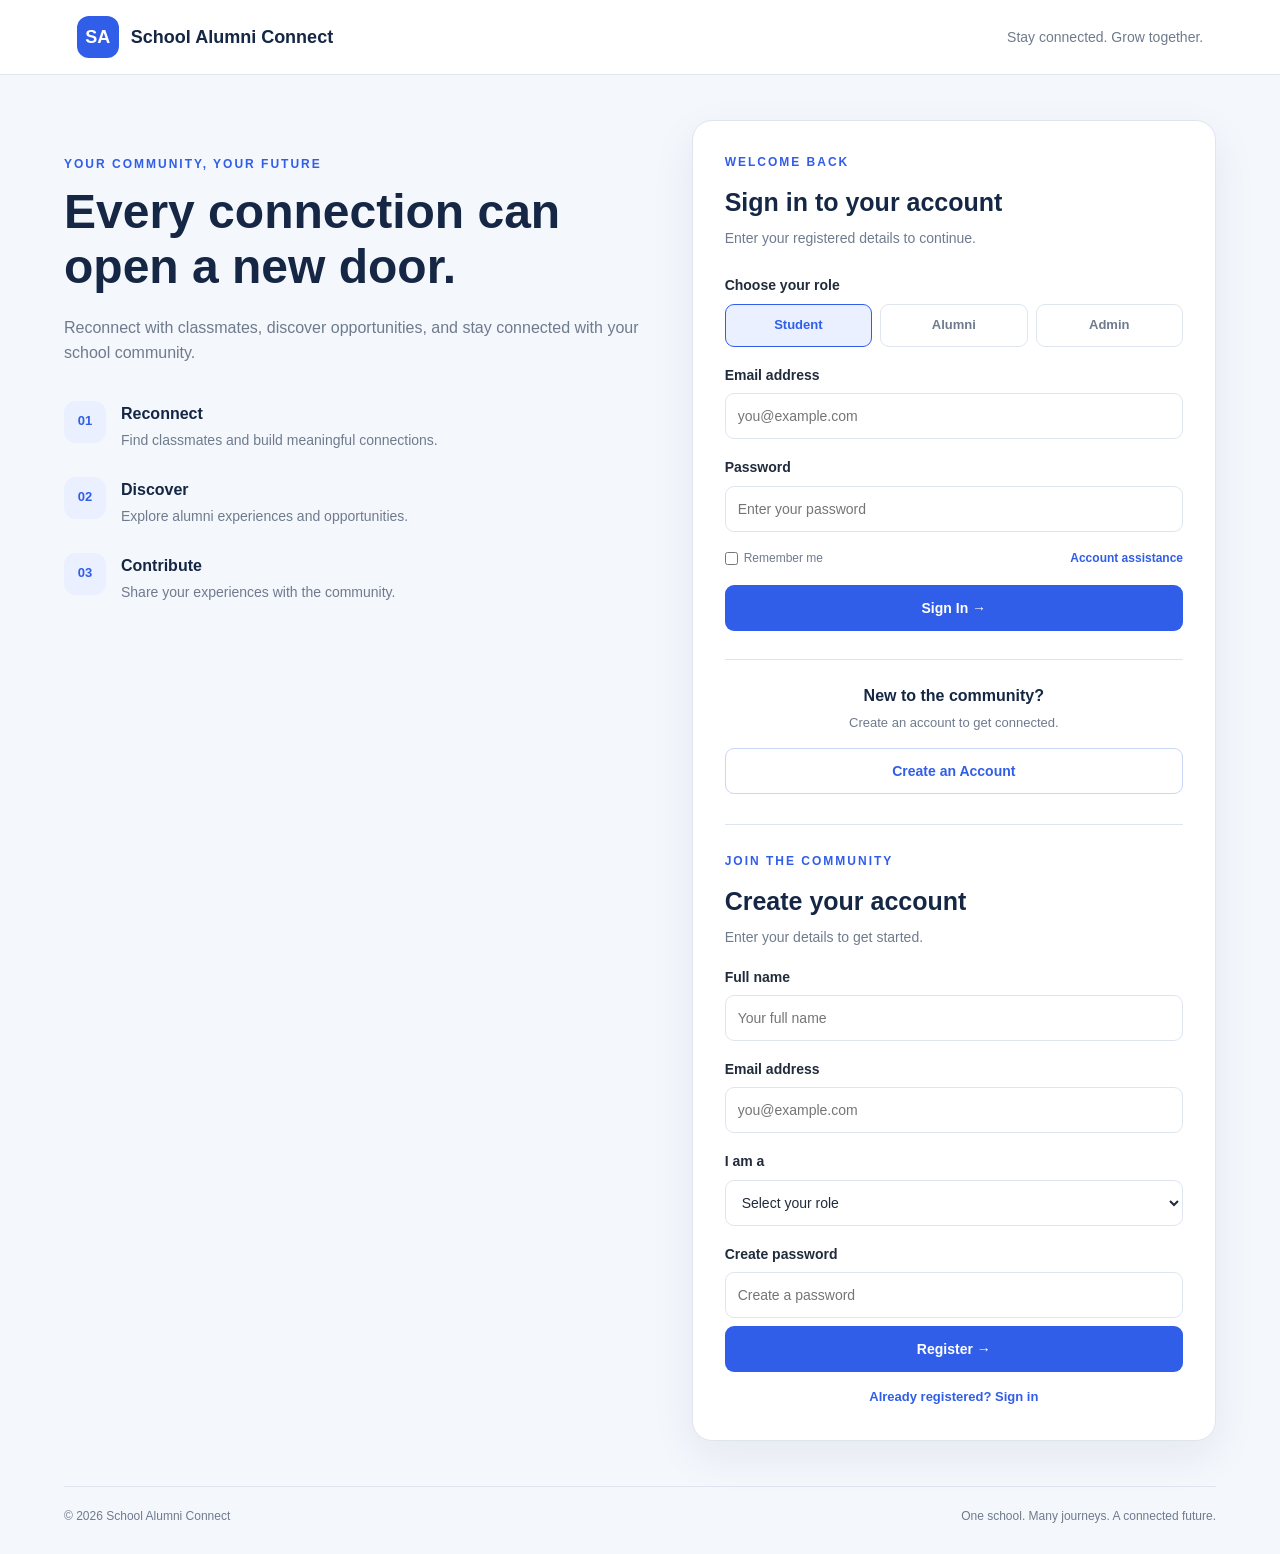
<file: index.html>
<!DOCTYPE html>
<html lang="en">
<head>
    <meta charset="UTF-8">
    <meta name="viewport" content="width=device-width, initial-scale=1.0">
    <title>School Alumni Connect</title>
    <link rel="stylesheet" href="style.css">
</head>
<body>

    <!-- Navigation -->
    <header class="navbar">
        <a href="index.html" class="logo">
            <span class="logo-icon">SA</span>
            School Alumni Connect
        </a>
        <span class="tagline">Stay connected. Grow together.</span>
    </header>

    <main class="container">

        <!-- Welcome section -->
        <section class="welcome">
            <p class="eyebrow">YOUR COMMUNITY, YOUR FUTURE</p>

            <h1>Every connection can open a new door.</h1>

            <p class="description">
                Reconnect with classmates, discover opportunities,
                and stay connected with your school community.
            </p>

            <div class="benefit">
                <span class="number">01</span>
                <div>
                    <h3>Reconnect</h3>
                    <p>Find classmates and build meaningful connections.</p>
                </div>
            </div>

            <div class="benefit">
                <span class="number">02</span>
                <div>
                    <h3>Discover</h3>
                    <p>Explore alumni experiences and opportunities.</p>
                </div>
            </div>

            <div class="benefit">
                <span class="number">03</span>
                <div>
                    <h3>Contribute</h3>
                    <p>Share your experiences with the community.</p>
                </div>
            </div>
        </section>

        <!-- Login section -->
        <section class="auth-card" id="login">

            <div class="card-heading">
                <p class="eyebrow">WELCOME BACK</p>
                <h2>Sign in to your account</h2>
                <p>Enter your registered details to continue.</p>
            </div>

            <form id="login-form">

                <label>Choose your role</label>

                <div class="role-options">
                    <label class="role">
                        <input type="radio" name="role" value="student" checked>
                        <span>Student</span>
                    </label>

                    <label class="role">
                        <input type="radio" name="role" value="alumni">
                        <span>Alumni</span>
                    </label>

                    <label class="role">
                        <input type="radio" name="role" value="admin">
                        <span>Admin</span>
                    </label>
                </div>

                <label for="identifier">Email address</label>
                <input
                    type="email"
                    id="identifier"
                    name="email"
                    placeholder="you@example.com"
                    required
                >

                <label for="password">Password</label>
                <input
                    type="password"
                    id="password"
                    name="password"
                    placeholder="Enter your password"
                    required
                >

                <div class="form-options">
                    <label class="remember">
                        <input type="checkbox" name="remember">
                        Remember me
                    </label>
                    <span class="help">Account assistance</span>
                </div>

                <button type="submit" class="primary-button">
                    Sign In &rarr;
                </button>

                <p id="loginMessage" class="note" aria-live="polite"></p>

            </form>

            <!-- Registration prompt -->
            <div class="register-prompt">
                <h3>New to the community?</h3>
                <p>Create an account to get connected.</p>
                <a href="#register" class="secondary-button">
                    Create an Account
                </a>
            </div>

            <!-- Registration section -->
            <div class="register-section" id="register">

                <p class="eyebrow">JOIN THE COMMUNITY</p>
                <h2>Create your account</h2>
                <p class="register-description">
                    Enter your details to get started.
                </p>

                <form id="registration-form">

                    <label for="fullname">Full name</label>
                    <input
                        type="text"
                        id="fullname"
                        name="fullname"
                        placeholder="Your full name"
                        required
                    >

                    <label for="newemail">Email address</label>
                    <input
                        type="email"
                        id="newemail"
                        name="newemail"
                        placeholder="you@example.com"
                        required
                    >

                    <label for="newrole">I am a</label>
                    <select id="newrole" name="newrole" required>
                        <option value="" disabled selected>
                            Select your role
                        </option>
                        <option value="student">Student</option>
                        <option value="alumni">Alumni</option>
                    </select>

                    <label for="newpassword">Create password</label>
                    <input
                        type="password"
                        id="newpassword"
                        name="newpassword"
                        placeholder="Create a password"
                        minlength="6"
                        required
                    >

                    <button type="submit" class="primary-button">
                        Register &rarr;
                    </button>

                    <p id="registrationMessage" class="note"
                       aria-live="polite"></p>

                </form>

                <a href="#login" class="back-link">
                    Already registered? Sign in
                </a>
            </div>

        </section>

    </main>

    <!-- Footer -->
    <footer>
        <p>&copy; 2026 School Alumni Connect</p>
        <p>One school. Many journeys. A connected future.</p>
    </footer>

    <script src="app.js"></script>

</body>
</html>
</file>
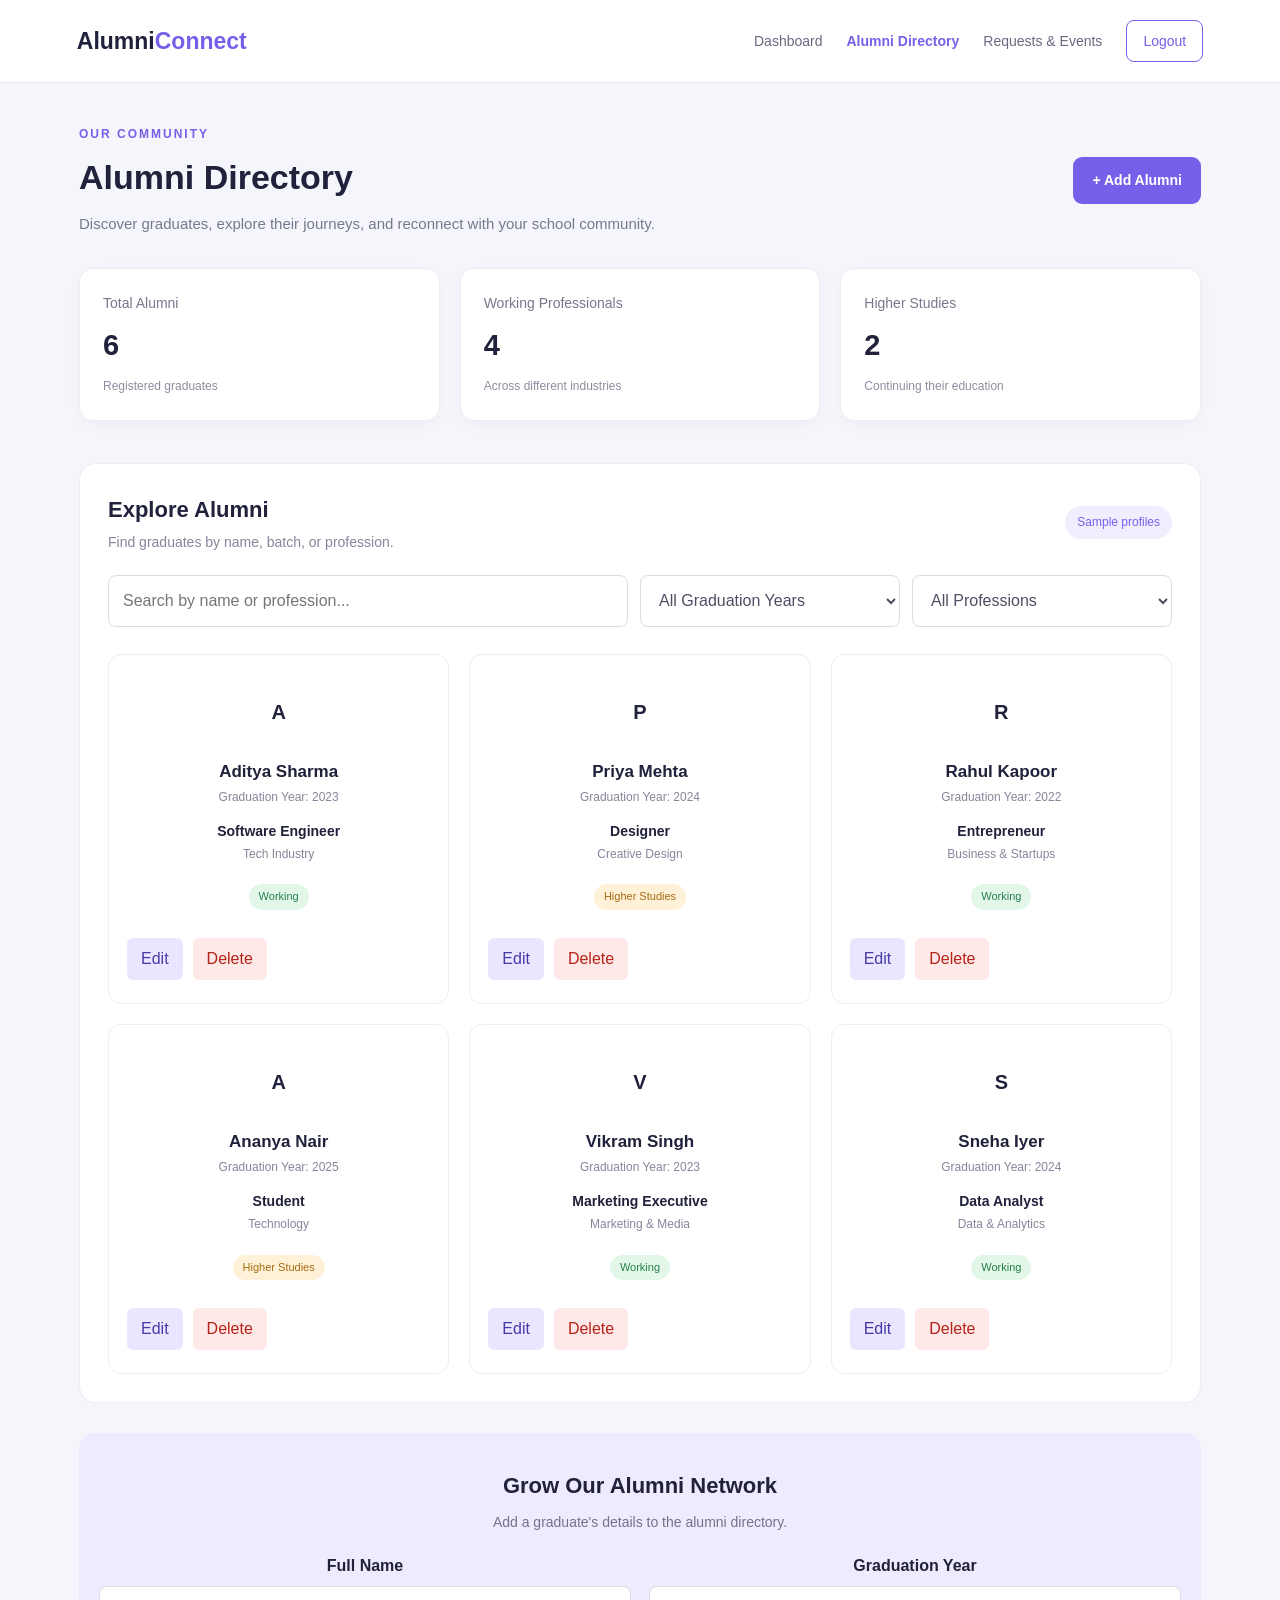
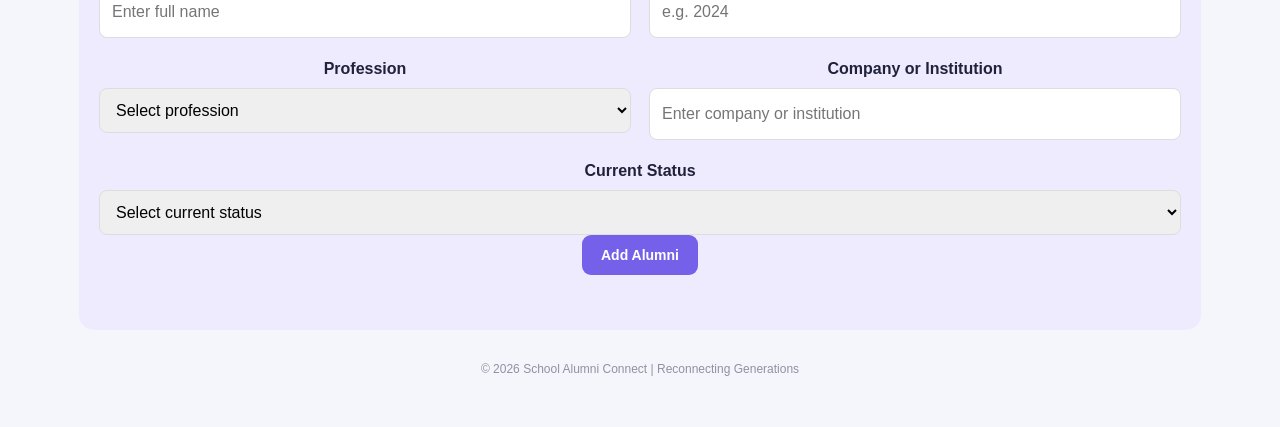
<file: alumni.html>
<!DOCTYPE html>
<html lang="en">
<head>
    <meta charset="UTF-8">
    <meta name="viewport" content="width=device-width, initial-scale=1.0">
    <title>Alumni Directory | School Alumni Connect</title>
    <link rel="stylesheet" href="alumni.css">
</head>

<body>

    <header class="navbar">
        <div class="logo">Alumni<span>Connect</span></div>

        <nav>
            <a href="dashboard.html">Dashboard</a>
            <a href="alumni.html" class="active">Alumni Directory</a>
            <a href="requests.html">Requests & Events</a>
            <a href="index.html" class="logout">Logout</a>
        </nav>
    </header>

    <main class="container">

        <section class="page-heading">
            <div>
                <p class="eyebrow">OUR COMMUNITY</p>
                <h1>Alumni Directory</h1>
                <p class="subtitle">
                    Discover graduates, explore their journeys,
                    and reconnect with your school community.
                </p>
            </div>

            <a href="#add-alumni" class="primary-btn">+ Add Alumni</a>
        </section>

        <section class="stats">
            <div class="stat-card">
                <p>Total Alumni</p>
                <h2>1,250</h2>
                <span>Registered graduates</span>
            </div>

            <div class="stat-card">
                <p>Working Professionals</p>
                <h2>840</h2>
                <span>Across different industries</span>
            </div>

            <div class="stat-card">
                <p>Higher Studies</p>
                <h2>275</h2>
                <span>Continuing their education</span>
            </div>
        </section>

        <section class="directory">

            <div class="section-heading">
                <div>
                    <h2>Explore Alumni</h2>
                    <p>Find graduates by name, batch, or profession.</p>
                </div>
                <span class="result-count">Sample profiles</span>
            </div>

            
            <div class="filters">
                <input
                    type="search"
                    id="searchAlumni"
                    placeholder="Search by name or profession..."
                    aria-label="Search alumni"
    >

                <select id="filterYear" aria-label="Filter by graduation year">
                <option value="">All Graduation Years</option>
                <option value="2026">2026</option>
                <option value="2025">2025</option>
                <option value="2024">2024</option>
                <option value="2023">2023</option>
                <option value="2022">2022</option>
            </select>

            <select id="filterProfession" aria-label="Filter by profession">
                <option value="">All Professions</option>
                <option value="Software Engineer">Software Engineer</option>
                <option value="Designer">Designer</option>
                <option value="Entrepreneur">Entrepreneur</option>
                <option value="Student">Student</option>
                <option value="Marketing Executive">Marketing Executive</option>
                <option value="Data Analyst">Data Analyst</option>
            </select>
        </div>


            <div class="alumni-grid">

                <article class="alumni-card">
                    <div class="avatar avatar-one">AS</div>
                    <span class="status">Working</span>
                    <h3>Aditya Sharma</h3>
                    <p class="batch">Class of 2023</p>
                    <p class="profession">Software Engineer</p>
                    <p class="company">Tech Industry</p>
                    <a href="#profile-aditya" class="view-btn">View Profile →</a>
                </article>

                <article class="alumni-card">
                    <div class="avatar avatar-two">PM</div>
                    <span class="status studying">Higher Studies</span>
                    <h3>Priya Mehta</h3>
                    <p class="batch">Class of 2024</p>
                    <p class="profession">Design Student</p>
                    <p class="company">Creative Design</p>
                    <a href="#profile-priya" class="view-btn">View Profile →</a>
                </article>

                <article class="alumni-card">
                    <div class="avatar avatar-three">RK</div>
                    <span class="status">Working</span>
                    <h3>Rahul Kapoor</h3>
                    <p class="batch">Class of 2022</p>
                    <p class="profession">Entrepreneur</p>
                    <p class="company">Business & Startups</p>
                    <a href="#profile-rahul" class="view-btn">View Profile →</a>
                </article>

                <article class="alumni-card">
                    <div class="avatar avatar-four">AN</div>
                    <span class="status studying">Higher Studies</span>
                    <h3>Ananya Nair</h3>
                    <p class="batch">Class of 2025</p>
                    <p class="profession">Computer Science Student</p>
                    <p class="company">Technology</p>
                    <a href="#profile-ananya" class="view-btn">View Profile →</a>
                </article>

                <article class="alumni-card">
                    <div class="avatar avatar-five">VS</div>
                    <span class="status">Working</span>
                    <h3>Vikram Singh</h3>
                    <p class="batch">Class of 2023</p>
                    <p class="profession">Marketing Executive</p>
                    <p class="company">Marketing & Media</p>
                    <a href="#profile-vikram" class="view-btn">View Profile →</a>
                </article>

                <article class="alumni-card">
                    <div class="avatar avatar-six">SI</div>
                    <span class="status">Working</span>
                    <h3>Sneha Iyer</h3>
                    <p class="batch">Class of 2024</p>
                    <p class="profession">Data Analyst</p>
                    <p class="company">Data & Analytics</p>
                    <a href="#profile-sneha" class="view-btn">View Profile →</a>
                </article>

            </div>
        </section>

        
<section class="add-section" id="add-alumni">
    <h2>Grow Our Alumni Network</h2>
    <p>Add a graduate's details to the alumni directory.</p>

    <form id="alumniForm" class="alumni-form">
        <input type="hidden" id="editId">

        <div class="form-grid">
            <div class="form-group">
                <label for="alumniName">Full Name</label>
                <input
                    type="text"
                    id="alumniName"
                    placeholder="Enter full name"
                    required
                >
            </div>

            <div class="form-group">
                <label for="alumniYear">Graduation Year</label>
                <input
                    type="number"
                    id="alumniYear"
                    min="1950"
                    max="2100"
                    placeholder="e.g. 2024"
                    required
                >
            </div>

            <div class="form-group">
                <label for="alumniProfession">Profession</label>
                <select id="alumniProfession" required>
                    <option value="">Select profession</option>
                    <option>Software Engineer</option>
                    <option>Designer</option>
                    <option>Entrepreneur</option>
                    <option>Student</option>
                    <option>Marketing Executive</option>
                    <option>Data Analyst</option>
                    <option>Other</option>
                </select>
            </div>

            <div class="form-group">
                <label for="alumniCompany">Company or Institution</label>
                <input
                    type="text"
                    id="alumniCompany"
                    placeholder="Enter company or institution"
                    required
                >
            </div>

            <div class="form-group full-width">
                <label for="alumniStatus">Current Status</label>
                <select id="alumniStatus" required>
                    <option value="">Select current status</option>
                    <option>Working</option>
                    <option>Higher Studies</option>
                    <option>Seeking Opportunities</option>
                </select>
            </div>
        </div>

        <button type="submit" class="primary-btn" id="saveAlumniBtn">
            Add Alumni
        </button>

        <button type="button" id="cancelEditBtn" hidden>
            Cancel Edit
        </button>

        <p id="alumniMessage" role="status" aria-live="polite"></p>
    </form>
</section>
        <script src="app.js"></script>
        <script src="alumni.js"></script>


        <footer>
            <p>© 2026 School Alumni Connect | Reconnecting Generations</p>
        </footer>

    </main>

</body>
</html>
</file>
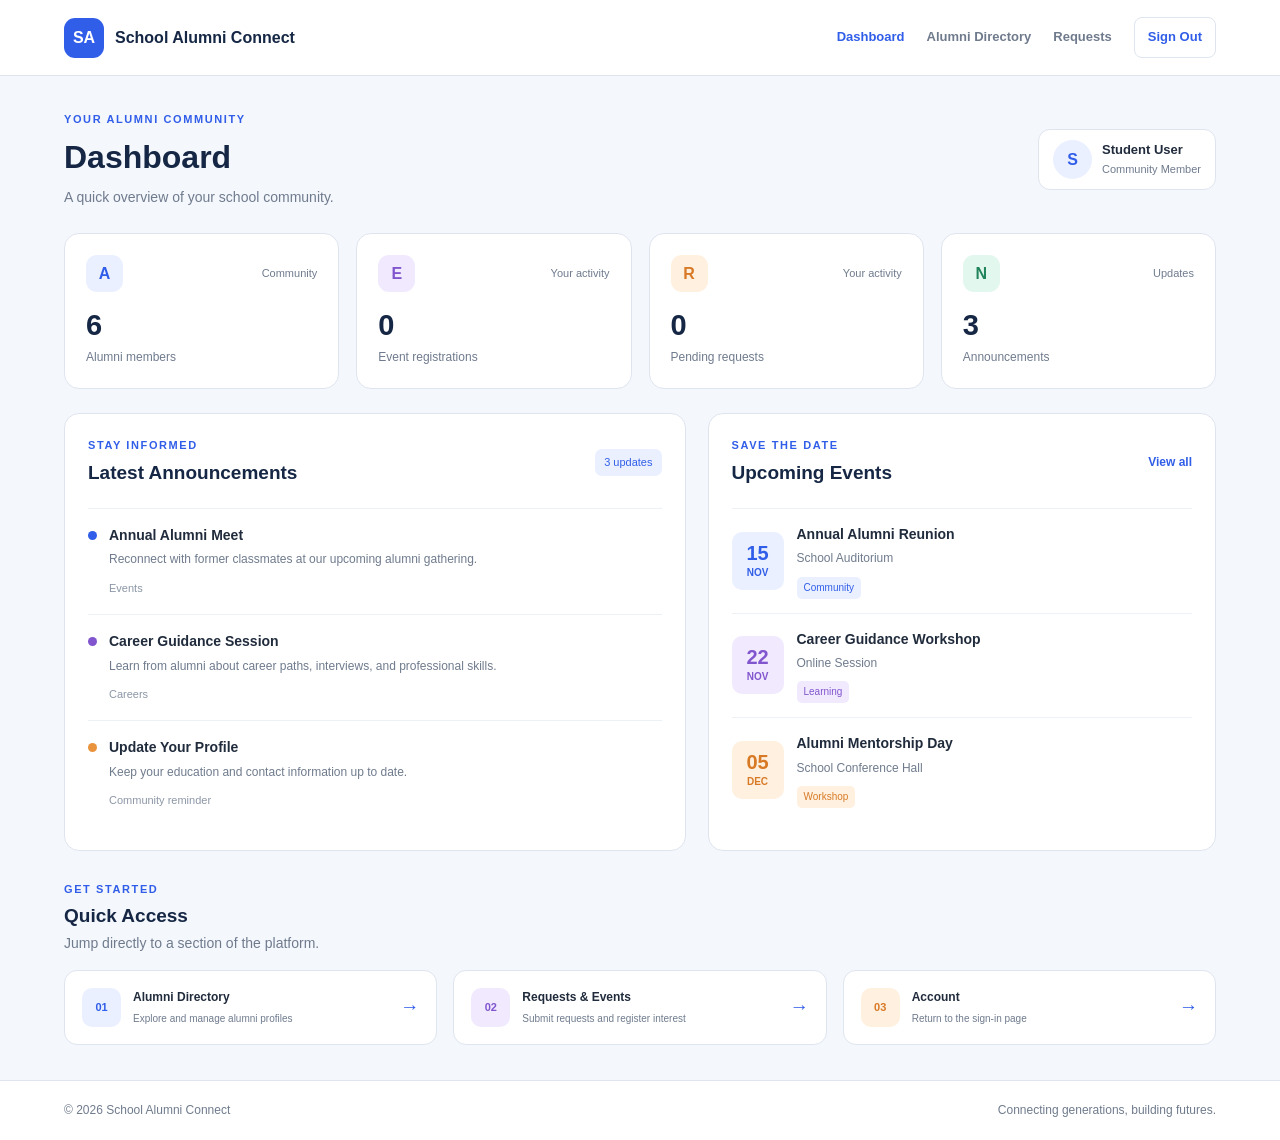
<file: dashboard.html>
<!DOCTYPE html>
<html lang="en">
<head>
    <meta charset="UTF-8">
    <meta name="viewport" content="width=device-width, initial-scale=1.0">
    <title>Dashboard | School Alumni Connect</title>
    <link rel="stylesheet" href="dashboard.css">
</head>
<body>

    <!-- Navigation -->
    <header class="topbar">
        <a href="dashboard.html" class="brand">
            <span class="brand-icon">SA</span>
            <span>School Alumni Connect</span>
        </a>

        <nav class="top-links">
            <a href="dashboard.html" class="active">Dashboard</a>
            <a href="alumni.html">Alumni Directory</a>
            <a href="requests.html">Requests</a>
            <a href="index.html" class="logout">Sign Out</a>
        </nav>
    </header>

    <main class="dashboard">

        <!-- Welcome section -->
        <section class="welcome-row">
            <div>
                <p class="eyebrow">YOUR ALUMNI COMMUNITY</p>
                <h1>Dashboard</h1>
                <p class="muted">
                    A quick overview of your school community.
                </p>
            </div>

            <div class="user-badge">
    <span class="avatar">S</span>
    <div>
        <strong id="currentUserName">Student User</strong>
        <small id="currentUserRole">Community Member</small>
    </div>
</div>
           
        </section>

        <!-- Live statistics -->
        <section class="stats-grid">

            <article class="stat-card">
                <div class="stat-top">
                    <span class="stat-icon blue">A</span>
                    <span class="stat-label">Community</span>
                </div>
                <h2 id="communityCount">0</h2>
                <p>Alumni members</p>
            </article>

            <article class="stat-card">
                <div class="stat-top">
                    <span class="stat-icon purple">E</span>
                    <span class="stat-label">Your activity</span>
                </div>
                <h2 id="registrationCount">0</h2>
                <p>Event registrations</p>
            </article>

            <article class="stat-card">
                <div class="stat-top">
                    <span class="stat-icon orange">R</span>
                    <span class="stat-label">Your activity</span>
                </div>
                <h2 id="pendingCount">0</h2>
                <p>Pending requests</p>
            </article>

            <article class="stat-card">
                <div class="stat-top">
                    <span class="stat-icon green">N</span>
                    <span class="stat-label">Updates</span>
                </div>
                <h2 id="announcementCount">3</h2>
                <p>Announcements</p>
            </article>

        </section>

        <!-- Main content -->
        <section class="content-grid">

            <!-- Announcements -->
            <div class="panel announcements">
                <div class="panel-heading">
                    <div>
                        <p class="eyebrow">STAY INFORMED</p>
                        <h2>Latest Announcements</h2>
                    </div>
                    <span class="count">3 updates</span>
                </div>

                <article class="announcement">
                    <span class="announcement-dot blue-dot"></span>
                    <div>
                        <h3>Annual Alumni Meet</h3>
                        <p>
                            Reconnect with former classmates at our upcoming
                            alumni gathering.
                        </p>
                        <small>Events</small>
                    </div>
                </article>

                <article class="announcement">
                    <span class="announcement-dot purple-dot"></span>
                    <div>
                        <h3>Career Guidance Session</h3>
                        <p>
                            Learn from alumni about career paths, interviews,
                            and professional skills.
                        </p>
                        <small>Careers</small>
                    </div>
                </article>

                <article class="announcement">
                    <span class="announcement-dot orange-dot"></span>
                    <div>
                        <h3>Update Your Profile</h3>
                        <p>
                            Keep your education and contact information up to date.
                        </p>
                        <small>Community reminder</small>
                    </div>
                </article>
            </div>

            <!-- Upcoming events -->
            <div class="panel events">
                <div class="panel-heading">
                    <div>
                        <p class="eyebrow">SAVE THE DATE</p>
                        <h2>Upcoming Events</h2>
                    </div>
                    <a href="requests.html" class="text-link">View all</a>
                </div>

                <article class="event">
                    <div class="event-date">
                        <strong>15</strong>
                        <span>NOV</span>
                    </div>
                    <div class="event-info">
                        <h3>Annual Alumni Reunion</h3>
                        <p>School Auditorium</p>
                        <span class="event-type">Community</span>
                    </div>
                </article>

                <article class="event">
                    <div class="event-date purple-date">
                        <strong>22</strong>
                        <span>NOV</span>
                    </div>
                    <div class="event-info">
                        <h3>Career Guidance Workshop</h3>
                        <p>Online Session</p>
                        <span class="event-type purple-type">Learning</span>
                    </div>
                </article>

                <article class="event">
                    <div class="event-date orange-date">
                        <strong>05</strong>
                        <span>DEC</span>
                    </div>
                    <div class="event-info">
                        <h3>Alumni Mentorship Day</h3>
                        <p>School Conference Hall</p>
                        <span class="event-type orange-type">Workshop</span>
                    </div>
                </article>
            </div>

        </section>

        <!-- Quick access links -->
        <section class="quick-section">
            <div class="section-heading">
                <p class="eyebrow">GET STARTED</p>
                <h2>Quick Access</h2>
                <p class="muted">
                    Jump directly to a section of the platform.
                </p>
            </div>

            <div class="quick-grid">

                <a href="alumni.html" class="quick-card">
                    <span class="quick-icon blue">01</span>
                    <span>
                        <strong>Alumni Directory</strong>
                        <small>Explore and manage alumni profiles</small>
                    </span>
                    <span class="arrow">&rarr;</span>
                </a>

                <a href="requests.html" class="quick-card">
                    <span class="quick-icon purple">02</span>
                    <span>
                        <strong>Requests & Events</strong>
                        <small>Submit requests and register interest</small>
                    </span>
                    <span class="arrow">&rarr;</span>
                </a>

                <a href="index.html" class="quick-card">
                    <span class="quick-icon orange">03</span>
                    <span>
                        <strong>Account</strong>
                        <small>Return to the sign-in page</small>
                    </span>
                    <span class="arrow">&rarr;</span>
                </a>

            </div>
        </section>

    </main>

    <!-- Footer -->
    <footer class="footer">
        <p>&copy; 2026 School Alumni Connect</p>
        <p>Connecting generations, building futures.</p>
    </footer>

    <!-- JavaScript files -->
    <script src="app.js"></script>
    <script src="dashboard.js"></script>

</body>
</html>
</file>
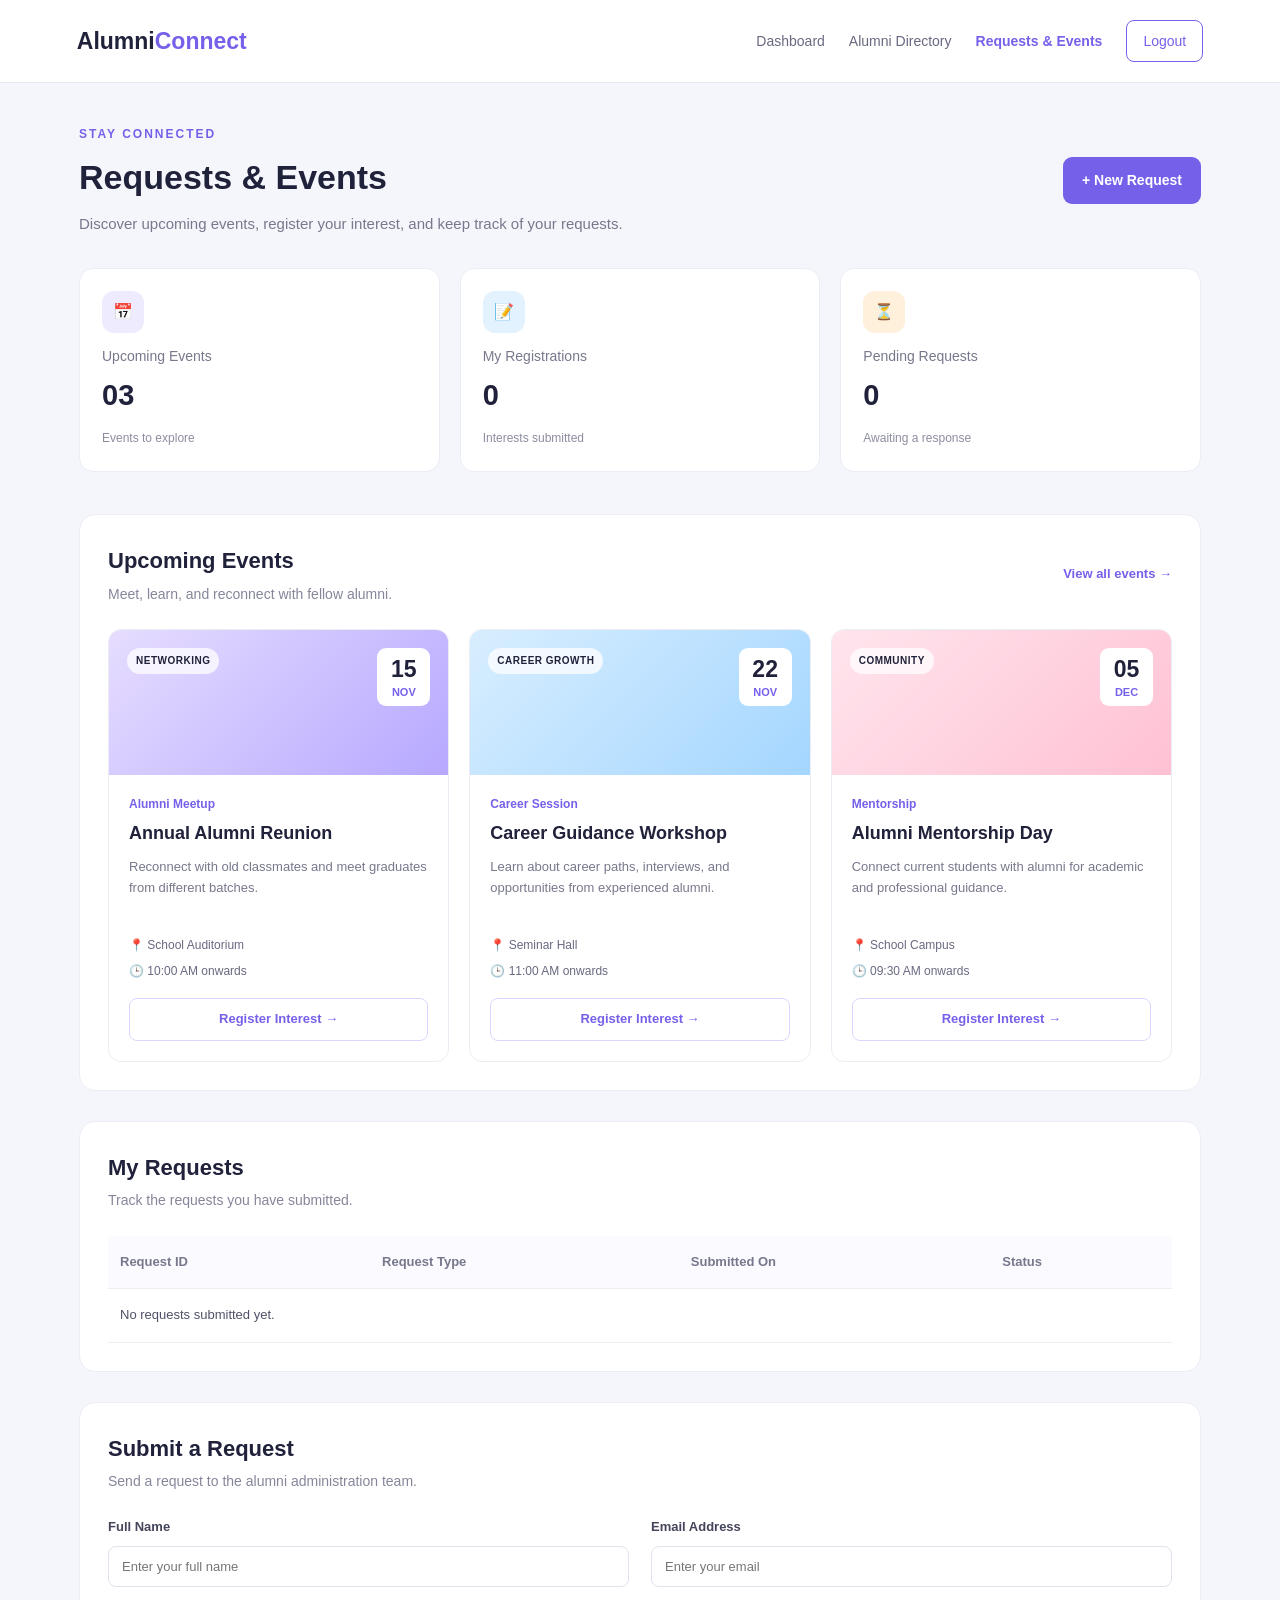
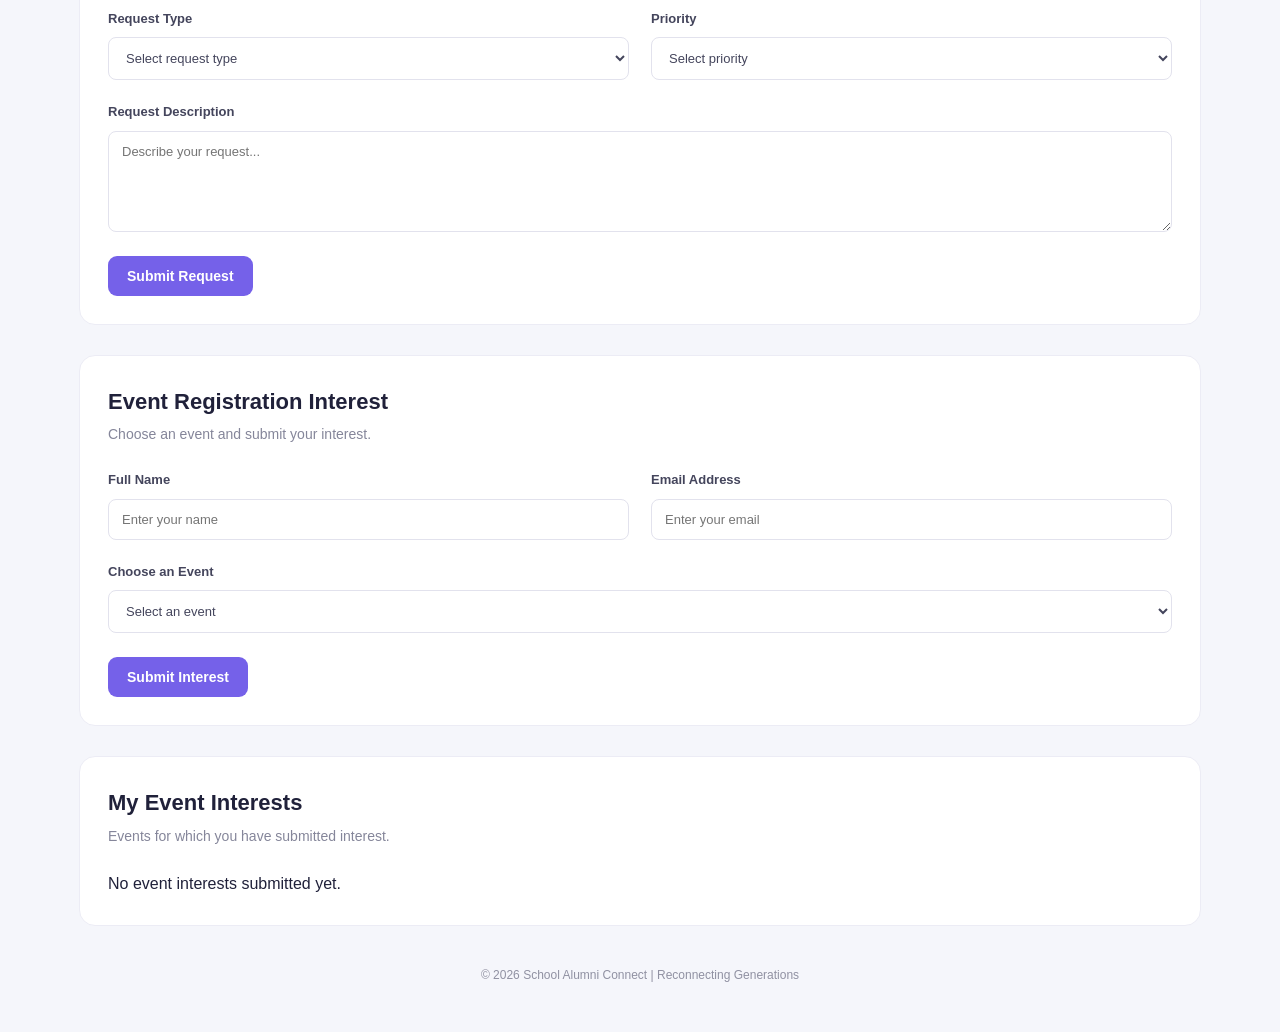
<file: requests.html>
<!DOCTYPE html>
<html lang="en">
<head>
    <meta charset="UTF-8">
    <meta name="viewport" content="width=device-width, initial-scale=1.0">
    <title>Requests & Events | Alumni Connect</title>
    <link rel="stylesheet" href="requests.css">
</head>
<body>

    <header class="navbar">
        <div class="logo">Alumni<span>Connect</span></div>
        <nav>
            <a href="dashboard.html">Dashboard</a>
            <a href="alumni.html">Alumni Directory</a>
            <a href="requests.html" class="active">Requests & Events</a>
            <a href="index.html" class="logout">Logout</a>
        </nav>
    </header>

    <main class="container">

        <section class="page-heading">
            <div>
                <p class="eyebrow">STAY CONNECTED</p>
                <h1>Requests & Events</h1>
                <p class="subtitle">
                    Discover upcoming events, register your interest,
                    and keep track of your requests.
                </p>
            </div>
            <a href="#request-form" class="primary-btn">+ New Request</a>
        </section>

        <!-- SUMMARY CARDS -->
        <section class="stats">
            <article class="stat-card">
                <div class="stat-icon purple">📅</div>
                <p>Upcoming Events</p>
                <h2 id="upcomingCount">03</h2>
                <span>Events to explore</span>
            </article>

            <article class="stat-card">
                <div class="stat-icon blue">📝</div>
                <p>My Registrations</p>
                <h2 id="registrationCount">0</h2>
                <span>Interests submitted</span>
            </article>

            <article class="stat-card">
                <div class="stat-icon orange">⏳</div>
                <p>Pending Requests</p>
                <h2 id="pendingCount">0</h2>
                <span>Awaiting a response</span>
            </article>
        </section>

        <!-- UPCOMING EVENTS -->
        <section class="section">
            <div class="section-heading">
                <div>
                    <h2>Upcoming Events</h2>
                    <p>Meet, learn, and reconnect with fellow alumni.</p>
                </div>
                <a href="#all-events" class="text-link">View all events →</a>
            </div>

            <div class="event-grid" id="all-events">

                <article class="event-card">
                    <div class="event-banner banner-one">
                        <span>NETWORKING</span>
                        <div class="event-date">
                            <strong>15</strong><small>NOV</small>
                        </div>
                    </div>
                    <div class="event-content">
                        <p class="event-type">Alumni Meetup</p>
                        <h3>Annual Alumni Reunion</h3>
                        <p class="event-description">
                            Reconnect with old classmates and meet graduates
                            from different batches.
                        </p>
                        <div class="event-info">
                            <span>📍 School Auditorium</span>
                            <span>🕒 10:00 AM onwards</span>
                        </div>
                        <a href="#registration-form" class="register-btn"
                           data-event="Annual Alumni Reunion">
                            Register Interest →
                        </a>
                    </div>
                </article>

                <article class="event-card">
                    <div class="event-banner banner-two">
                        <span>CAREER GROWTH</span>
                        <div class="event-date">
                            <strong>22</strong><small>NOV</small>
                        </div>
                    </div>
                    <div class="event-content">
                        <p class="event-type">Career Session</p>
                        <h3>Career Guidance Workshop</h3>
                        <p class="event-description">
                            Learn about career paths, interviews, and
                            opportunities from experienced alumni.
                        </p>
                        <div class="event-info">
                            <span>📍 Seminar Hall</span>
                            <span>🕒 11:00 AM onwards</span>
                        </div>
                        <a href="#registration-form" class="register-btn"
                           data-event="Career Guidance Workshop">
                            Register Interest →
                        </a>
                    </div>
                </article>

                <article class="event-card">
                    <div class="event-banner banner-three">
                        <span>COMMUNITY</span>
                        <div class="event-date">
                            <strong>05</strong><small>DEC</small>
                        </div>
                    </div>
                    <div class="event-content">
                        <p class="event-type">Mentorship</p>
                        <h3>Alumni Mentorship Day</h3>
                        <p class="event-description">
                            Connect current students with alumni for
                            academic and professional guidance.
                        </p>
                        <div class="event-info">
                            <span>📍 School Campus</span>
                            <span>🕒 09:30 AM onwards</span>
                        </div>
                        <a href="#registration-form" class="register-btn"
                           data-event="Alumni Mentorship Day">
                            Register Interest →
                        </a>
                    </div>
                </article>

            </div>
        </section>

        <!-- MY REQUESTS -->
        <section class="section request-section">
            <div class="section-heading">
                <div>
                    <h2>My Requests</h2>
                    <p>Track the requests you have submitted.</p>
                </div>
            </div>

            <div class="table-wrapper">
                <table>
                    <thead>
                        <tr>
                            <th>Request ID</th>
                            <th>Request Type</th>
                            <th>Submitted On</th>
                            <th>Status</th>
                        </tr>
                    </thead>
                    <tbody id="requestTableBody">
                        <tr>
                            <td colspan="4">No requests submitted yet.</td>
                        </tr>
                    </tbody>
                </table>
            </div>
        </section>

        <!-- SUBMIT A REQUEST -->
        <section class="section form-section" id="request-form">
            <div class="section-heading">
                <div>
                    <h2>Submit a Request</h2>
                    <p>Send a request to the alumni administration team.</p>
                </div>
            </div>

            <form id="requestForm">
                <div class="form-grid">
                    <div class="form-group">
                        <label for="full-name">Full Name</label>
                        <input type="text" id="full-name" required
                               placeholder="Enter your full name">
                    </div>

                    <div class="form-group">
                        <label for="email">Email Address</label>
                        <input type="email" id="email" required
                               placeholder="Enter your email">
                    </div>

                    <div class="form-group">
                        <label for="request-type">Request Type</label>
                        <select id="request-type" required>
                            <option value="">Select request type</option>
                            <option>Profile Update</option>
                            <option>Event Registration</option>
                            <option>Mentorship</option>
                            <option>Alumni Verification</option>
                            <option>Other</option>
                        </select>
                    </div>

                    <div class="form-group">
                        <label for="priority">Priority</label>
                        <select id="priority" required>
                            <option value="">Select priority</option>
                            <option>Low</option>
                            <option>Normal</option>
                            <option>High</option>
                        </select>
                    </div>

                    <div class="form-group full-width">
                        <label for="description">Request Description</label>
                        <textarea id="description" rows="5" required
                                  placeholder="Describe your request..."></textarea>
                    </div>
                </div>

                <button type="submit" class="primary-btn">
                    Submit Request
                </button>
                <p id="requestMessage" role="status" aria-live="polite"></p>
            </form>
        </section>

        <!-- SUBMIT EVENT INTEREST -->
        <section class="section form-section" id="registration-form">
            <div class="section-heading">
                <div>
                    <h2>Event Registration Interest</h2>
                    <p>Choose an event and submit your interest.</p>
                </div>
            </div>

            <form id="interestForm">
                <div class="form-grid">
                    <div class="form-group">
                        <label for="attendee-name">Full Name</label>
                        <input type="text" id="attendee-name" required
                               placeholder="Enter your name">
                    </div>

                    <div class="form-group">
                        <label for="attendee-email">Email Address</label>
                        <input type="email" id="attendee-email" required
                               placeholder="Enter your email">
                    </div>

                    <div class="form-group full-width">
                        <label for="event-choice">Choose an Event</label>
                        <select id="event-choice" required>
                            <option value="">Select an event</option>
                            <option>Annual Alumni Reunion</option>
                            <option>Career Guidance Workshop</option>
                            <option>Alumni Mentorship Day</option>
                        </select>
                    </div>
                </div>

                <button type="submit" class="primary-btn">
                    Submit Interest
                </button>
                <p id="interestMessage" role="status" aria-live="polite"></p>
            </form>
        </section>

        <!-- SAVED EVENT INTERESTS -->
        <section class="section">
            <div class="section-heading">
                <div>
                    <h2>My Event Interests</h2>
                    <p>Events for which you have submitted interest.</p>
                </div>
            </div>
            <div id="interestList">
                <p>No event interests submitted yet.</p>
            </div>
        </section>

        <footer>
            © 2026 School Alumni Connect | Reconnecting Generations
        </footer>

    </main>

    <script src="app.js"></script>
    <script src="requests.js"></script>
</body>
</html>
</file>
<file: style.css>
/* GENERAL SETTINGS */

* {
    margin: 0;
    padding: 0;
    box-sizing: border-box;
}

html {
    scroll-behavior: smooth;
}

body {
    font-family: Arial, Helvetica, sans-serif;
    background: #f4f7fc;
    color: #202b3c;
    line-height: 1.6;
}

a {
    text-decoration: none;
}

/* NAVIGATION BAR */

.navbar {
    background: white;
    padding: 16px 6%;
    display: flex;
    align-items: center;
    justify-content: space-between;
    border-bottom: 1px solid #dfe5ef;
}

.logo {
    display: flex;
    align-items: center;
    gap: 12px;
    color: #152744;
    font-size: 18px;
    font-weight: bold;
}

.logo-icon {
    width: 42px;
    height: 42px;
    background: #315ee8;
    color: white;
    display: grid;
    place-items: center;
    border-radius: 12px;
}

.tagline {
    color: #6f7b8d;
    font-size: 14px;
}

/* MAIN LAYOUT */

.container {
    width: 90%;
    max-width: 1160px;
    margin: 45px auto;
    display: grid;
    grid-template-columns: 1fr 0.9fr;
    gap: 45px;
    align-items: start;
}

/* WELCOME SECTION */

.welcome {
    padding: 35px 0;
}

.eyebrow {
    color: #315ee8;
    font-size: 12px;
    font-weight: bold;
    letter-spacing: 2px;
    margin-bottom: 10px;
}

.welcome h1 {
    color: #152744;
    font-size: 48px;
    line-height: 1.15;
    margin-bottom: 20px;
}

.description {
    color: #6f7b8d;
    font-size: 16px;
    margin-bottom: 35px;
}

.benefit {
    display: flex;
    gap: 15px;
    align-items: flex-start;
    margin-bottom: 25px;
}

.number {
    min-width: 42px;
    height: 42px;
    background: #eaf0ff;
    color: #315ee8;
    display: grid;
    place-items: center;
    border-radius: 12px;
    font-size: 13px;
    font-weight: bold;
}

.benefit h3 {
    color: #152744;
    font-size: 16px;
    margin-bottom: 3px;
}

.benefit p {
    color: #6f7b8d;
    font-size: 14px;
}

/* LOGIN CARD */

.auth-card {
    background: white;
    padding: 32px;
    border: 1px solid #dfe5ef;
    border-radius: 20px;
    box-shadow: 0 15px 45px rgba(25, 45, 85, 0.07);
}

.card-heading {
    margin-bottom: 24px;
}

.card-heading h2,
.register-section h2 {
    color: #152744;
    font-size: 25px;
    margin-bottom: 5px;
}

.card-heading > p:last-child,
.register-description {
    color: #6f7b8d;
    font-size: 14px;
}

/* FORM ELEMENTS */

form > label {
    display: block;
    font-size: 14px;
    font-weight: bold;
    margin: 17px 0 7px;
}

input[type="email"],
input[type="password"],
input[type="text"],
select {
    width: 100%;
    height: 46px;
    padding: 0 12px;
    border: 1px solid #dfe5ef;
    border-radius: 9px;
    background: white;
    font-size: 14px;
    color: #202b3c;
}

input:focus,
select:focus {
    outline: 2px solid #cbd7ff;
    border-color: #315ee8;
}

/* ROLE SELECTOR */

.role-options {
    display: grid;
    grid-template-columns: repeat(3, 1fr);
    gap: 8px;
    margin-top: 8px;
}

.role {
    position: relative;
    cursor: pointer;
}

.role input {
    position: absolute;
    opacity: 0;
}

.role span {
    display: block;
    padding: 10px 5px;
    text-align: center;
    border: 1px solid #dfe5ef;
    border-radius: 9px;
    color: #6f7b8d;
    font-size: 13px;
    font-weight: bold;
}

.role input:checked + span {
    color: #315ee8;
    background: #eaf0ff;
    border-color: #315ee8;
}

/* FORM OPTIONS */

.form-options {
    display: flex;
    justify-content: space-between;
    align-items: center;
    gap: 10px;
    margin: 17px 0;
    font-size: 12px;
}

.remember {
    display: flex;
    align-items: center;
    gap: 6px;
    color: #6f7b8d;
}

.remember input {
    accent-color: #315ee8;
}

.help {
    color: #315ee8;
    font-weight: bold;
}

/* BUTTONS */

.primary-button,
.secondary-button {
    width: 100%;
    min-height: 46px;
    display: flex;
    align-items: center;
    justify-content: center;
    border-radius: 9px;
    font-size: 14px;
    font-weight: bold;
    cursor: pointer;
}

.primary-button {
    border: none;
    background: #315ee8;
    color: white;
    margin-top: 8px;
}

.primary-button:hover {
    background: #244bd0;
}

.secondary-button {
    border: 1px solid #cbd6f7;
    color: #315ee8;
    background: white;
}

.secondary-button:hover {
    background: #eaf0ff;
}

.note {
    color: #6f7b8d;
    font-size: 11px;
    text-align: center;
    margin-top: 10px;
}

/* REGISTRATION PROMPT */

.register-prompt {
    margin-top: 28px;
    padding-top: 23px;
    border-top: 1px solid #dfe5ef;
    text-align: center;
}

.register-prompt h3 {
    font-size: 16px;
    color: #152744;
}

.register-prompt p {
    color: #6f7b8d;
    font-size: 13px;
    margin: 5px 0 14px;
}

/* REGISTRATION FORM */

.register-section {
    margin-top: 30px;
    padding-top: 27px;
    border-top: 1px solid #dfe5ef;
    scroll-margin-top: 20px;
}

.register-description {
    margin-bottom: 15px;
}

.back-link {
    display: block;
    margin-top: 15px;
    text-align: center;
    color: #315ee8;
    font-size: 13px;
    font-weight: bold;
}

/* FOOTER */

footer {
    width: 90%;
    max-width: 1160px;
    margin: 0 auto;
    padding: 20px 0 28px;
    border-top: 1px solid #dfe5ef;
    display: flex;
    justify-content: space-between;
    gap: 15px;
    color: #6f7b8d;
    font-size: 12px;
}

/* RESPONSIVE DESIGN */

@media (max-width: 850px) {
    .container {
        grid-template-columns: 1fr;
        gap: 20px;
        margin-top: 25px;
    }

    .welcome {
        padding: 15px 0;
    }

    .welcome h1 {
        font-size: 38px;
    }
}

@media (max-width: 500px) {
    .navbar {
        padding: 13px 5%;
    }

    .logo {
        font-size: 14px;
    }

    .logo-icon {
        width: 36px;
        height: 36px;
    }

    .tagline {
        display: none;
    }

    .container {
        width: 92%;
    }

    .welcome h1 {
        font-size: 32px;
    }

    .auth-card {
        padding: 22px 17px;
    }

    footer {
        width: 92%;
        flex-direction: column;
        gap: 4px;
    }
}
</file>
<file: alumni.css>
/* GENERAL STYLING */
* {
    margin: 0;
    padding: 0;
    box-sizing: border-box;
}

body {
    font-family: Arial, Helvetica, sans-serif;
    background: #f5f6fb;
    color: #20213a;
    line-height: 1.6;
}

/* NAVIGATION */
.navbar {
    display: flex;
    justify-content: space-between;
    align-items: center;
    padding: 20px 6%;
    background: white;
    border-bottom: 1px solid #e9e9f2;
    gap: 20px;
}

.logo {
    font-size: 23px;
    font-weight: bold;
    white-space: nowrap;
}

.logo span {
    color: #7561e9;
}

nav {
    display: flex;
    align-items: center;
    flex-wrap: wrap;
    gap: 24px;
}

nav a {
    text-decoration: none;
    color: #686980;
    font-size: 14px;
    transition: 0.2s;
}

nav a:hover,
nav a.active {
    color: #7561e9;
}

nav a.active {
    font-weight: bold;
}

nav .logout {
    padding: 9px 16px;
    border: 1px solid #7561e9;
    border-radius: 8px;
    color: #7561e9;
}

/* MAIN CONTAINER */
.container {
    max-width: 1250px;
    margin: auto;
    padding: 42px 5%;
}

/* PAGE HEADING */
.page-heading {
    display: flex;
    justify-content: space-between;
    align-items: center;
    gap: 25px;
    margin-bottom: 32px;
}

.eyebrow {
    color: #7561e9;
    font-size: 12px;
    font-weight: bold;
    letter-spacing: 2px;
}

h1 {
    font-size: 34px;
    margin: 5px 0 8px;
}

.subtitle {
    color: #77788c;
    font-size: 15px;
}

.primary-btn {
    display: inline-block;
    background: #7561e9;
    color: white;
    padding: 12px 19px;
    text-decoration: none;
    border-radius: 9px;
    font-size: 14px;
    font-weight: bold;
    border: none;
    transition: 0.2s;
}

.primary-btn:hover {
    background: #5e49d0;
    transform: translateY(-2px);
}

/* STATISTICS */
.stats {
    display: grid;
    grid-template-columns: repeat(3, 1fr);
    gap: 20px;
    margin-bottom: 42px;
}

.stat-card {
    background: white;
    padding: 23px;
    border: 1px solid #ececf5;
    border-radius: 14px;
    box-shadow: 0 4px 15px rgba(35, 30, 90, 0.03);
}

.stat-card p {
    color: #77788c;
    font-size: 14px;
}

.stat-card h2 {
    font-size: 29px;
    margin: 8px 0 3px;
}

.stat-card span {
    color: #8c8da0;
    font-size: 12px;
}

/* DIRECTORY SECTION */
.directory {
    background: white;
    border-radius: 16px;
    padding: 28px;
    border: 1px solid #ececf5;
}

.section-heading {
    display: flex;
    justify-content: space-between;
    align-items: center;
    gap: 15px;
    margin-bottom: 22px;
}

.section-heading h2,
.add-section h2 {
    font-size: 22px;
}

.section-heading p {
    color: #85869a;
    font-size: 14px;
    margin-top: 3px;
}

.result-count {
    color: #7561e9;
    background: #f0edff;
    padding: 7px 12px;
    border-radius: 20px;
    font-size: 12px;
}

/* SEARCH AND FILTERS */
.filters {
    display: grid;
    grid-template-columns: 2fr 1fr 1fr;
    gap: 12px;
    margin-bottom: 27px;
}

.filters input,
.filters select {
    width: 100%;
    padding: 12px;
    border: 1px solid #e2e2ed;
    border-radius: 8px;
    background: white;
    color: #4e4f64;
    outline: none;
    font-size: 13px;
}

.filters input:focus,
.filters select:focus {
    border-color: #7561e9;
}

/* ALUMNI CARDS */
.alumni-grid {
    display: grid;
    grid-template-columns: repeat(3, minmax(0, 1fr));
    gap: 20px;
}

.alumni-card {
    position: relative;
    padding: 23px 18px;
    text-align: center;
    border: 1px solid #ededf5;
    border-radius: 13px;
    transition: 0.25s;
}

.alumni-card:hover {
    border-color: #c9c0ff;
    box-shadow: 0 8px 24px rgba(65, 50, 130, 0.08);
    transform: translateY(-4px);
}

.avatar {
    width: 68px;
    height: 68px;
    margin: 0 auto 12px;
    border-radius: 50%;
    display: flex;
    justify-content: center;
    align-items: center;
    font-size: 20px;
    font-weight: bold;
}

.avatar-one {
    background: #e8e2ff;
    color: #6c52cf;
}

.avatar-two {
    background: #ffe5ee;
    color: #cc5284;
}

.avatar-three {
    background: #dff3ff;
    color: #3280ad;
}

.avatar-four {
    background: #ffefd9;
    color: #bd7b27;
}

.avatar-five {
    background: #e0f5e9;
    color: #33875b;
}

.avatar-six {
    background: #f1e2ff;
    color: #8a50b8;
}

.status {
    display: inline-block;
    background: #e3f7e9;
    color: #25804a;
    font-size: 11px;
    padding: 4px 10px;
    border-radius: 20px;
    margin-bottom: 12px;
}

.status.studying {
    background: #fff1d8;
    color: #a66b12;
}

.alumni-card h3 {
    font-size: 17px;
    margin-bottom: 3px;
}

.batch {
    color: #85869a;
    font-size: 12px;
}

.profession {
    margin-top: 13px;
    font-size: 14px;
    font-weight: bold;
}

.company {
    color: #85869a;
    font-size: 12px;
    margin: 3px 0 18px;
}

.view-btn {
    display: block;
    text-decoration: none;
    color: #7561e9;
    border: 1px solid #dcd5ff;
    border-radius: 8px;
    padding: 9px;
    font-size: 13px;
    font-weight: bold;
    transition: 0.2s;
}

.view-btn:hover {
    background: #7561e9;
    color: white;
}

/* BOTTOM SECTION */
.add-section {
    text-align: center;
    padding: 35px 20px;
    margin-top: 30px;
    border-radius: 15px;
    background: #eeebff;
}

.add-section p {
    color: #73738c;
    font-size: 14px;
    margin: 8px 0 20px;
}

footer {
    text-align: center;
    color: #9091a2;
    font-size: 12px;
    padding: 30px 0 5px;
}

/* RESPONSIVE DESIGN */
@media (max-width: 900px) {
    .navbar {
        flex-direction: column;
    }

    nav {
        justify-content: center;
    }

    .alumni-grid {
        grid-template-columns: repeat(2, minmax(0, 1fr));
    }

    .filters {
        grid-template-columns: 1fr 1fr;
    }

    .filters input {
        grid-column: 1 / -1;
    }
}

@media (max-width: 600px) {
    .container {
        padding: 28px 16px;
    }

    .page-heading {
        align-items: flex-start;
        flex-direction: column;
    }

    h1 {
        font-size: 28px;
    }

    .stats {
        grid-template-columns: 1fr;
    }

    .directory {
        padding: 18px 13px;
    }

    .alumni-grid {
        grid-template-columns: 1fr;
    }

    .filters {
        grid-template-columns: 1fr;
    }

    .filters input {
        grid-column: auto;
    }

    .section-heading {
        align-items: flex-start;
        flex-direction: column;
    }
}

/* Alumni search and filter controls */
.filters input,
.filters select {
    padding: 12px 14px;
    border: 1px solid #ddd;
    border-radius: 8px;
    font: inherit;
    background: white;
}

/* Add Alumni form */
.alumni-form {
    margin-top: 20px;
}

.form-grid {
    display: grid;
    grid-template-columns: repeat(2, minmax(0, 1fr));
    gap: 18px;
}

.form-group {
    display: flex;
    flex-direction: column;
    gap: 7px;
}

.form-group label {
    font-weight: 600;
}

.form-group input,
.form-group select {
    width: 100%;
    box-sizing: border-box;
    padding: 12px;
    border: 1px solid #ddd;
    border-radius: 8px;
    font: inherit;
}

.full-width {
    grid-column: 1 / -1;
}

.record-actions {
    display: flex;
    gap: 10px;
    margin-top: 16px;
}

.edit-btn,
.delete-btn {
    padding: 8px 14px;
    border: none;
    border-radius: 6px;
    cursor: pointer;
    font: inherit;
}

.edit-btn {
    background: #e8e7ff;
    color: #4939a5;
}

.delete-btn {
    background: #ffe8e8;
    color: #b42318;
}

.empty-message {
    grid-column: 1 / -1;
    text-align: center;
    padding: 24px;
}

#alumniMessage {
    margin-top: 12px;
}

@media (max-width: 600px) {
    .form-grid {
        grid-template-columns: 1fr;
    }

    .full-width {
        grid-column: auto;
    }
}
</file>
<file: dashboard.css>
/* DASHBOARD PAGE */

* {
    margin: 0;
    padding: 0;
    box-sizing: border-box;
}

body {
    font-family: Arial, Helvetica, sans-serif;
    background: #f4f7fc;
    color: #202b3c;
    line-height: 1.6;
}

a {
    color: inherit;
    text-decoration: none;
}

/* HEADER */

.topbar {
    min-height: 76px;
    padding: 14px 5%;
    background: white;
    border-bottom: 1px solid #dfe5ef;
    display: flex;
    align-items: center;
    justify-content: space-between;
    gap: 20px;
}

.brand {
    display: flex;
    align-items: center;
    gap: 11px;
    color: #152744;
    font-size: 16px;
    font-weight: bold;
}

.brand-icon {
    width: 40px;
    height: 40px;
    display: grid;
    place-items: center;
    border-radius: 11px;
    background: #315ee8;
    color: white;
}

.top-links {
    display: flex;
    align-items: center;
    gap: 22px;
    font-size: 13px;
    font-weight: bold;
    color: #6f7b8d;
}

.top-links a:hover,
.top-links .active {
    color: #315ee8;
}

.top-links .logout {
    padding: 9px 13px;
    border: 1px solid #dfe5ef;
    border-radius: 8px;
    color: #315ee8;
}

/* MAIN DASHBOARD */

.dashboard {
    width: 90%;
    max-width: 1180px;
    margin: 35px auto;
}

.welcome-row {
    display: flex;
    justify-content: space-between;
    align-items: center;
    gap: 20px;
    margin-bottom: 25px;
}

.eyebrow {
    color: #315ee8;
    font-size: 11px;
    font-weight: bold;
    letter-spacing: 1.6px;
}

.welcome-row h1 {
    color: #152744;
    font-size: 32px;
    margin: 3px 0;
}

.muted {
    color: #6f7b8d;
    font-size: 14px;
}

.user-badge {
    display: flex;
    align-items: center;
    gap: 10px;
    padding: 10px 14px;
    background: white;
    border: 1px solid #dfe5ef;
    border-radius: 12px;
}

.avatar {
    width: 39px;
    height: 39px;
    display: grid;
    place-items: center;
    border-radius: 50%;
    background: #eaf0ff;
    color: #315ee8;
    font-weight: bold;
}

.user-badge strong,
.user-badge small {
    display: block;
}

.user-badge strong {
    font-size: 13px;
}

.user-badge small {
    color: #6f7b8d;
    font-size: 11px;
}

/* STATISTICS CARDS */

.stats-grid {
    display: grid;
    grid-template-columns: repeat(4, minmax(0, 1fr));
    gap: 17px;
    margin-bottom: 24px;
}

.stat-card {
    padding: 21px;
    background: white;
    border: 1px solid #dfe5ef;
    border-radius: 15px;
}

.stat-top {
    display: flex;
    justify-content: space-between;
    align-items: center;
    gap: 8px;
    margin-bottom: 15px;
}

.stat-icon {
    width: 37px;
    height: 37px;
    display: grid;
    place-items: center;
    border-radius: 11px;
    font-weight: bold;
}

.blue {
    color: #315ee8;
    background: #eaf0ff;
}

.purple {
    color: #8155ce;
    background: #f1eaff;
}

.orange {
    color: #d87926;
    background: #fff0df;
}

.green {
    color: #21845b;
    background: #e2f7ed;
}

.stat-label {
    color: #6f7b8d;
    font-size: 11px;
}

.stat-card h2 {
    color: #152744;
    font-size: 29px;
    line-height: 1.3;
}

.stat-card > p {
    color: #6f7b8d;
    font-size: 12px;
    margin-top: 3px;
}

/* CONTENT PANELS */

.content-grid {
    display: grid;
    grid-template-columns: 1.1fr 0.9fr;
    gap: 22px;
}

.panel {
    padding: 23px;
    background: white;
    border: 1px solid #dfe5ef;
    border-radius: 15px;
}

.panel-heading {
    display: flex;
    align-items: center;
    justify-content: space-between;
    gap: 10px;
    margin-bottom: 20px;
}

.panel-heading h2,
.section-heading h2 {
    color: #152744;
    font-size: 19px;
    margin-top: 3px;
}

.count {
    padding: 5px 9px;
    border-radius: 7px;
    background: #eaf0ff;
    color: #315ee8;
    font-size: 11px;
    white-space: nowrap;
}

.announcement {
    display: flex;
    gap: 12px;
    padding: 15px 0;
    border-top: 1px solid #edf0f5;
}

.announcement-dot {
    width: 9px;
    height: 9px;
    flex-shrink: 0;
    margin-top: 7px;
    border-radius: 50%;
}

.blue-dot {
    background: #315ee8;
}

.purple-dot {
    background: #8155ce;
}

.orange-dot {
    background: #e9933d;
}

.announcement h3,
.event-info h3 {
    color: #202b3c;
    font-size: 14px;
}

.announcement p,
.event-info p {
    color: #6f7b8d;
    font-size: 12px;
    margin: 4px 0;
}

.announcement small {
    color: #8b96a6;
    font-size: 11px;
}

/* EVENTS */

.text-link {
    color: #315ee8;
    font-size: 12px;
    font-weight: bold;
}

.event {
    display: flex;
    align-items: center;
    gap: 13px;
    padding: 14px 0;
    border-top: 1px solid #edf0f5;
}

.event-date {
    width: 52px;
    min-width: 52px;
    height: 58px;
    display: flex;
    flex-direction: column;
    justify-content: center;
    align-items: center;
    background: #eaf0ff;
    color: #315ee8;
    border-radius: 10px;
}

.event-date strong {
    font-size: 20px;
    line-height: 1.2;
}

.event-date span {
    font-size: 10px;
    font-weight: bold;
}

.purple-date {
    color: #8155ce;
    background: #f1eaff;
}

.orange-date {
    color: #d87926;
    background: #fff0df;
}

.event-type {
    display: inline-block;
    padding: 3px 7px;
    margin-top: 3px;
    border-radius: 5px;
    color: #315ee8;
    background: #eaf0ff;
    font-size: 10px;
}

.purple-type {
    color: #8155ce;
    background: #f1eaff;
}

.orange-type {
    color: #d87926;
    background: #fff0df;
}

/* QUICK ACCESS */

.quick-section {
    margin-top: 30px;
}

.section-heading {
    margin-bottom: 16px;
}

.quick-grid {
    display: grid;
    grid-template-columns: repeat(3, minmax(0, 1fr));
    gap: 16px;
}

.quick-card {
    display: flex;
    align-items: center;
    gap: 12px;
    padding: 17px;
    background: white;
    border: 1px solid #dfe5ef;
    border-radius: 13px;
    transition: border-color 0.2s, transform 0.2s;
}

.quick-card:hover {
    border-color: #9eb4ff;
    transform: translateY(-2px);
}

.quick-icon {
    width: 39px;
    min-width: 39px;
    height: 39px;
    display: grid;
    place-items: center;
    border-radius: 10px;
    font-size: 11px;
    font-weight: bold;
}

.quick-card strong,
.quick-card small {
    display: block;
}

.quick-card strong {
    color: #202b3c;
    font-size: 12px;
}

.quick-card small {
    margin-top: 3px;
    color: #6f7b8d;
    font-size: 10px;
}

.arrow {
    margin-left: auto;
    color: #315ee8;
    font-size: 19px;
}

.demo-note {
    margin-top: 22px;
    color: #7b8797;
    font-size: 11px;
}

/* FOOTER */

.footer {
    padding: 20px 5%;
    display: flex;
    justify-content: space-between;
    gap: 15px;
    border-top: 1px solid #dfe5ef;
    background: white;
    color: #6f7b8d;
    font-size: 12px;
}

/* MOBILE RESPONSIVENESS */

@media (max-width: 900px) {
    .topbar {
        align-items: flex-start;
        flex-direction: column;
    }

    .top-links {
        flex-wrap: wrap;
        gap: 14px;
    }

    .stats-grid {
        grid-template-columns: repeat(2, minmax(0, 1fr));
    }

    .content-grid {
        grid-template-columns: 1fr;
    }
}

@media (max-width: 600px) {
    .dashboard {
        width: 92%;
        margin-top: 22px;
    }

    .welcome-row {
        align-items: flex-start;
        flex-direction: column;
    }

    .welcome-row h1 {
        font-size: 27px;
    }

    .stats-grid {
        gap: 10px;
    }

    .stat-card {
        padding: 14px;
    }

    .stat-top {
        align-items: flex-start;
        flex-direction: column;
        gap: 7px;
    }

    .stat-card h2 {
        font-size: 25px;
    }

    .panel {
        padding: 17px;
    }

    .quick-grid {
        grid-template-columns: 1fr;
    }

    .footer {
        flex-direction: column;
        gap: 5px;
    }
}

/* Dashboard alumni overview */
.dashboard-overview {
    margin: 30px 0;
}

.dashboard-overview h2 {
    margin-bottom: 8px;
}
</file>
<file: requests.css>
/* GENERAL */
* {
    margin: 0;
    padding: 0;
    box-sizing: border-box;
}

body {
    font-family: Arial, Helvetica, sans-serif;
    background: #f5f6fb;
    color: #20213a;
    line-height: 1.6;
}

/* NAVBAR */
.navbar {
    display: flex;
    justify-content: space-between;
    align-items: center;
    gap: 20px;
    padding: 20px 6%;
    background: white;
    border-bottom: 1px solid #e9e9f2;
}

.logo {
    font-size: 23px;
    font-weight: bold;
    white-space: nowrap;
}

.logo span {
    color: #7561e9;
}

nav {
    display: flex;
    align-items: center;
    flex-wrap: wrap;
    gap: 24px;
}

nav a {
    text-decoration: none;
    color: #686980;
    font-size: 14px;
}

nav a:hover,
nav a.active {
    color: #7561e9;
}

nav a.active {
    font-weight: bold;
}

nav .logout {
    padding: 9px 16px;
    border: 1px solid #7561e9;
    border-radius: 8px;
    color: #7561e9;
}

/* CONTAINER */
.container {
    max-width: 1250px;
    margin: auto;
    padding: 42px 5%;
}

/* BUTTONS */
.primary-btn {
    display: inline-block;
    background: #7561e9;
    color: white;
    padding: 12px 19px;
    border: none;
    border-radius: 9px;
    text-decoration: none;
    font-size: 14px;
    font-weight: bold;
    cursor: pointer;
    transition: 0.2s;
}

.primary-btn:hover {
    background: #5e49d0;
    transform: translateY(-2px);
}

/* PAGE HEADING */
.page-heading {
    display: flex;
    justify-content: space-between;
    align-items: center;
    gap: 25px;
    margin-bottom: 32px;
}

.eyebrow {
    color: #7561e9;
    font-size: 12px;
    font-weight: bold;
    letter-spacing: 2px;
}

h1 {
    font-size: 34px;
    margin: 5px 0 8px;
}

.subtitle {
    color: #77788c;
    font-size: 15px;
}

/* STATS */
.stats {
    display: grid;
    grid-template-columns: repeat(3, 1fr);
    gap: 20px;
    margin-bottom: 42px;
}

.stat-card {
    background: white;
    border: 1px solid #ececf5;
    border-radius: 14px;
    padding: 22px;
}

.stat-icon {
    display: inline-flex;
    align-items: center;
    justify-content: center;
    width: 42px;
    height: 42px;
    border-radius: 12px;
    margin-bottom: 12px;
}

.purple {
    background: #eeebff;
}

.blue {
    background: #e3f2ff;
}

.orange {
    background: #fff0db;
}

.stat-card p {
    color: #77788c;
    font-size: 14px;
}

.stat-card h2 {
    font-size: 29px;
    margin: 5px 0;
}

.stat-card span {
    font-size: 12px;
    color: #8c8da0;
}

/* COMMON SECTIONS */
.section {
    background: white;
    border: 1px solid #ececf5;
    border-radius: 16px;
    padding: 28px;
    margin-bottom: 30px;
}

.section-heading {
    display: flex;
    justify-content: space-between;
    align-items: center;
    gap: 15px;
    margin-bottom: 24px;
}

.section-heading h2 {
    font-size: 22px;
}

.section-heading p {
    color: #85869a;
    font-size: 14px;
    margin-top: 4px;
}

.text-link {
    text-decoration: none;
    color: #7561e9;
    font-size: 13px;
    font-weight: bold;
}

/* EVENTS */
.event-grid {
    display: grid;
    grid-template-columns: repeat(3, minmax(0, 1fr));
    gap: 20px;
}

.event-card {
    border: 1px solid #ececf5;
    border-radius: 13px;
    overflow: hidden;
    transition: 0.25s;
}

.event-card:hover {
    transform: translateY(-4px);
    box-shadow: 0 8px 24px rgba(65, 50, 130, 0.08);
}

.event-banner {
    min-height: 145px;
    padding: 18px;
    display: flex;
    justify-content: space-between;
    align-items: flex-start;
    gap: 10px;
}

.banner-one {
    background: linear-gradient(135deg, #e6ddff, #b7a8ff);
}

.banner-two {
    background: linear-gradient(135deg, #d8eeff, #a4d6ff);
}

.banner-three {
    background: linear-gradient(135deg, #ffe5ed, #ffc1d4);
}

.event-banner > span {
    background: rgba(255, 255, 255, 0.75);
    border-radius: 20px;
    padding: 5px 9px;
    font-size: 10px;
    font-weight: bold;
    letter-spacing: 0.5px;
}

.event-date {
    min-width: 53px;
    padding: 7px;
    background: white;
    border-radius: 9px;
    text-align: center;
    display: flex;
    flex-direction: column;
    line-height: 1.3;
}

.event-date strong {
    font-size: 23px;
}

.event-date small {
    color: #7561e9;
    font-size: 11px;
    font-weight: bold;
}

.event-content {
    padding: 20px;
}

.event-type {
    font-size: 12px;
    color: #7561e9;
    font-weight: bold;
}

.event-content h3 {
    font-size: 18px;
    margin: 5px 0 9px;
}

.event-description {
    font-size: 13px;
    color: #77788c;
    min-height: 62px;
}

.event-info {
    display: flex;
    flex-direction: column;
    gap: 7px;
    margin: 17px 0;
    font-size: 12px;
    color: #686980;
}

.register-btn {
    display: block;
    text-align: center;
    text-decoration: none;
    color: #7561e9;
    border: 1px solid #dcd5ff;
    border-radius: 8px;
    padding: 10px;
    font-size: 13px;
    font-weight: bold;
    transition: 0.2s;
}

.register-btn:hover {
    background: #7561e9;
    color: white;
}

/* REQUESTS TABLE */
.table-wrapper {
    width: 100%;
    overflow-x: auto;
}

table {
    width: 100%;
    border-collapse: collapse;
    min-width: 600px;
}

th,
td {
    text-align: left;
    padding: 16px 12px;
    border-bottom: 1px solid #eeeeF5;
    font-size: 13px;
}

th {
    color: #77788c;
    font-weight: bold;
    background: #fafaff;
}

td {
    color: #505168;
}

tbody tr:hover {
    background: #faf9ff;
}

.badge {
    display: inline-block;
    padding: 5px 10px;
    border-radius: 20px;
    font-size: 11px;
    font-weight: bold;
}

.pending {
    background: #fff0d6;
    color: #a66b12;
}

.approved {
    background: #ddf6e6;
    color: #25804a;
}

.review {
    background: #e2efff;
    color: #326cba;
}

.rejected {
    background: #ffe3e5;
    color: #bd414a;
}

/* FORMS */
.form-section form {
    margin-top: 10px;
}

.form-grid {
    display: grid;
    grid-template-columns: repeat(2, minmax(0, 1fr));
    gap: 22px;
    margin-bottom: 24px;
}

.form-group {
    display: flex;
    flex-direction: column;
    gap: 8px;
}

.form-group label {
    font-size: 13px;
    font-weight: bold;
    color: #44455c;
}

.form-group input,
.form-group select,
.form-group textarea {
    width: 100%;
    padding: 12px 13px;
    border: 1px solid #e2e2ed;
    border-radius: 8px;
    background: white;
    font-family: inherit;
    font-size: 13px;
    color: #44455c;
    outline: none;
}

.form-group input:focus,
.form-group select:focus,
.form-group textarea:focus {
    border-color: #7561e9;
    box-shadow: 0 0 0 3px rgba(117, 97, 233, 0.1);
}

.form-group textarea {
    resize: vertical;
}

.full-width {
    grid-column: 1 / -1;
}

footer {
    text-align: center;
    color: #9091a2;
    font-size: 12px;
    padding: 10px 0 5px;
}

/* RESPONSIVE DESIGN */
@media (max-width: 950px) {
    .navbar {
        flex-direction: column;
    }

    nav {
        justify-content: center;
    }

    .event-grid {
        grid-template-columns: repeat(2, minmax(0, 1fr));
    }

    .event-card:last-child {
        grid-column: 1 / -1;
    }
}

@media (max-width: 650px) {
    .container {
        padding: 28px 15px;
    }

    .page-heading {
        flex-direction: column;
        align-items: flex-start;
    }

    h1 {
        font-size: 28px;
    }

    .stats {
        grid-template-columns: 1fr;
    }

    .section {
        padding: 20px 14px;
    }

    .event-grid {
        grid-template-columns: 1fr;
    }

    .event-card:last-child {
        grid-column: auto;
    }

    .form-grid {
        grid-template-columns: 1fr;
    }

    .full-width {
        grid-column: auto;
    }

    .section-heading {
        align-items: flex-start;
        flex-direction: column;
    }
}
</file>
